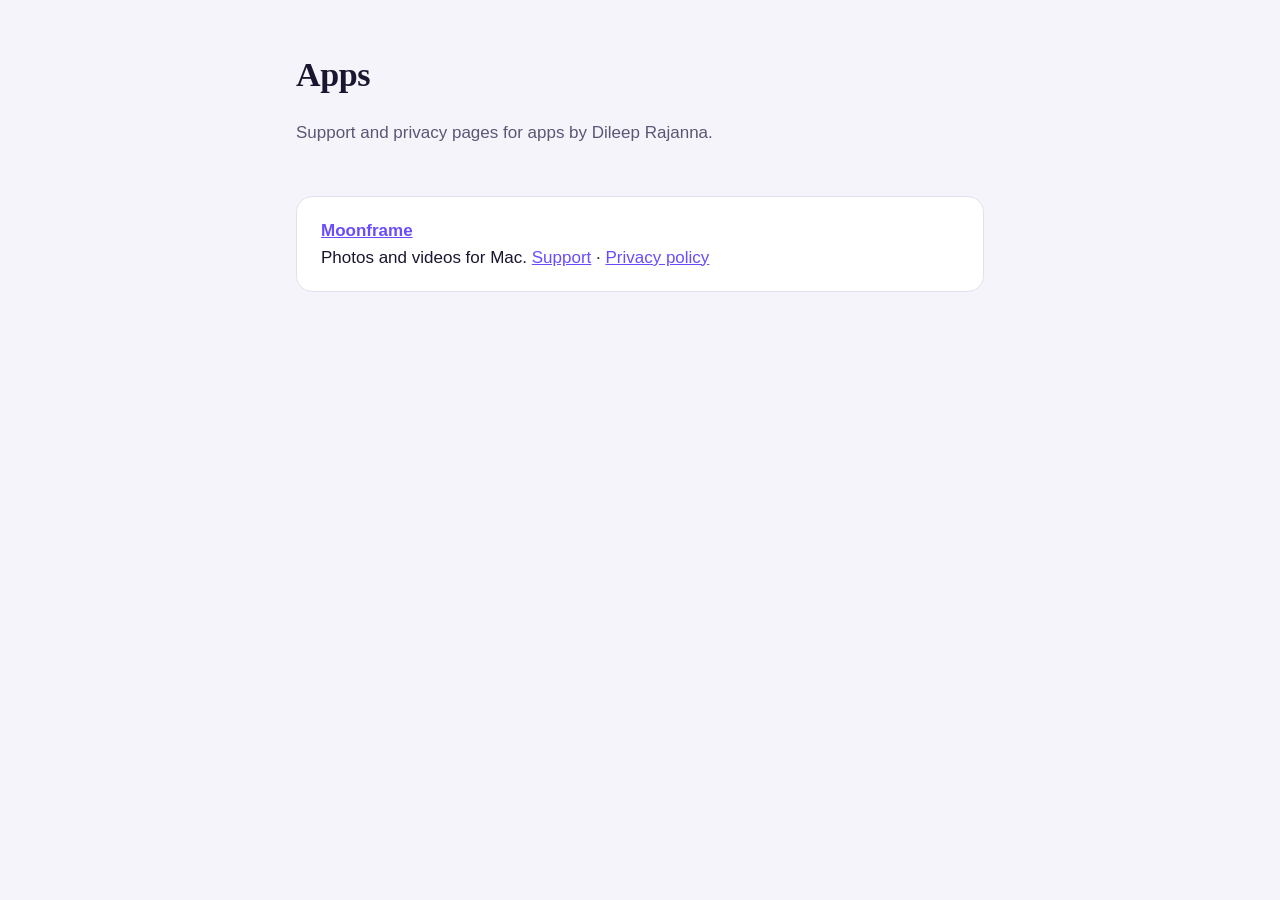
<file: index.html>
<!doctype html>
<html lang="en">
<head>
<meta charset="utf-8">
<meta name="viewport" content="width=device-width, initial-scale=1">
<title>Dileep Rajanna Apps</title>
<link rel="stylesheet" href="style.css">
</head>
<body>
<main>
  <header><div><h1>Apps</h1><p class="muted">Support and privacy pages for apps by Dileep Rajanna.</p></div></header>
  <div class="card"><strong><a href="moonframe/">Moonframe</a></strong><br>Photos and videos for Mac. <a href="moonframe/support.html">Support</a> · <a href="moonframe/privacy.html">Privacy policy</a></div>
</main>
</body>
</html>
</file>
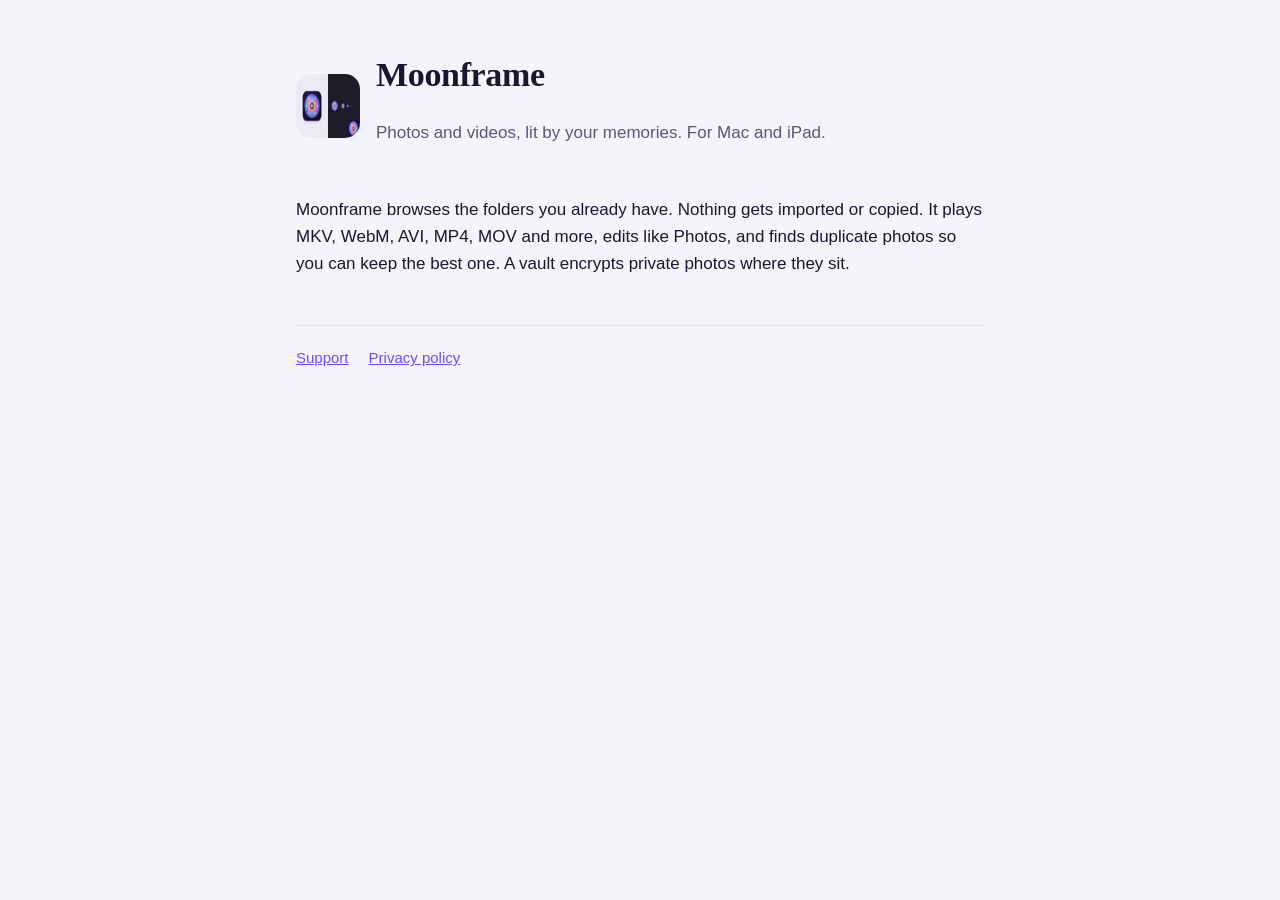
<file: moonframe/index.html>
<!doctype html>
<html lang="en">
<head>
<meta charset="utf-8">
<meta name="viewport" content="width=device-width, initial-scale=1">
<title>Moonframe</title>
<link rel="stylesheet" href="style.css">
</head>
<body>
<main>
  <header><img src="icon.png" alt=""><div><h1>Moonframe</h1><p class="muted">Photos and videos, lit by your memories. For Mac and iPad.</p></div></header>
  <p>Moonframe browses the folders you already have. Nothing gets imported or copied. It plays MKV, WebM, AVI, MP4, MOV and more, edits like Photos, and finds duplicate photos so you can keep the best one. A vault encrypts private photos where they sit.</p>
  <nav><a href="support.html">Support</a><a href="privacy.html">Privacy policy</a></nav>
</main>
</body>
</html>
</file>
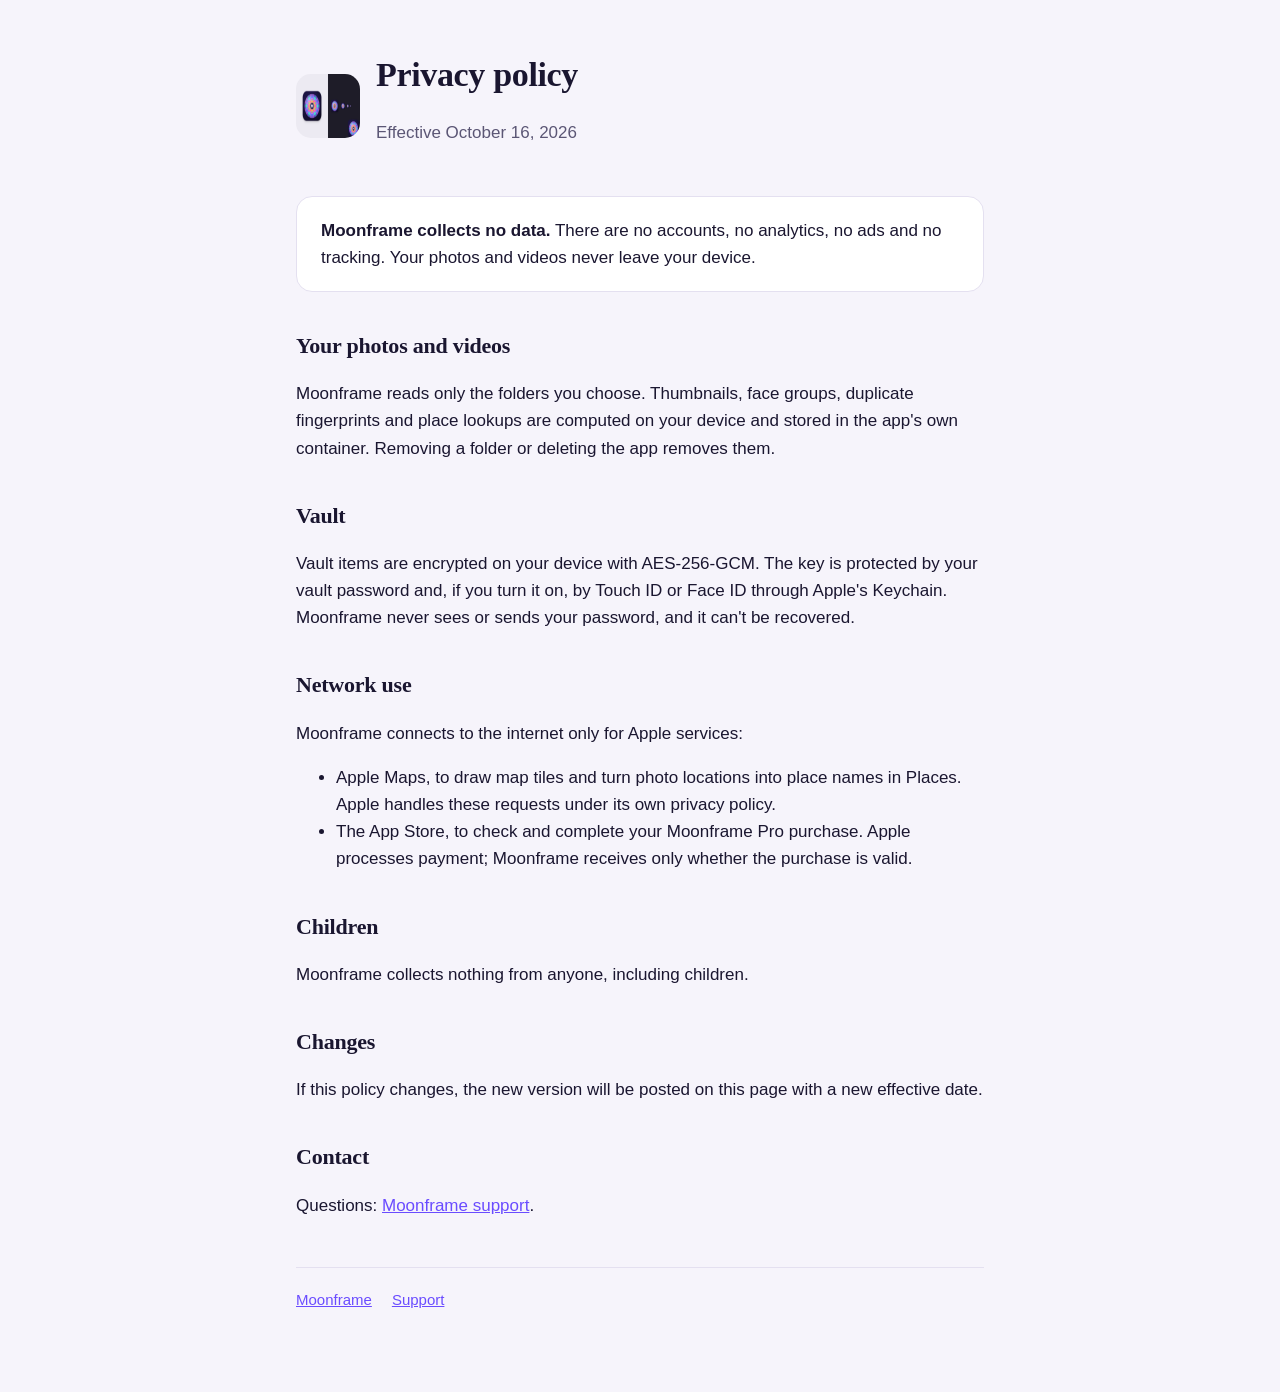
<file: moonframe/privacy.html>
<!doctype html>
<html lang="en">
<head>
<meta charset="utf-8">
<meta name="viewport" content="width=device-width, initial-scale=1">
<title>Moonframe Privacy</title>
<link rel="stylesheet" href="style.css">
</head>
<body>
<main>
  <header><img src="icon.png" alt=""><div><h1>Privacy policy</h1><p class="muted">Effective October 16, 2026</p></div></header>

  <div class="card"><strong>Moonframe collects no data.</strong> There are no accounts, no analytics, no ads and no tracking. Your photos and videos never leave your device.</div>

  <h2>Your photos and videos</h2>
  <p>Moonframe reads only the folders you choose. Thumbnails, face groups, duplicate fingerprints and place lookups are computed on your device and stored in the app's own container. Removing a folder or deleting the app removes them.</p>

  <h2>Vault</h2>
  <p>Vault items are encrypted on your device with AES-256-GCM. The key is protected by your vault password and, if you turn it on, by Touch ID or Face ID through Apple's Keychain. Moonframe never sees or sends your password, and it can't be recovered.</p>

  <h2>Network use</h2>
  <p>Moonframe connects to the internet only for Apple services:</p>
  <ul>
    <li>Apple Maps, to draw map tiles and turn photo locations into place names in Places. Apple handles these requests under its own privacy policy.</li>
    <li>The App Store, to check and complete your Moonframe Pro purchase. Apple processes payment; Moonframe receives only whether the purchase is valid.</li>
  </ul>

  <h2>Children</h2>
  <p>Moonframe collects nothing from anyone, including children.</p>

  <h2>Changes</h2>
  <p>If this policy changes, the new version will be posted on this page with a new effective date.</p>

  <h2>Contact</h2>
  <p>Questions: <a href="support.html">Moonframe support</a>.</p>

  <nav><a href="index.html">Moonframe</a><a href="support.html">Support</a></nav>
</main>
</body>
</html>
</file>
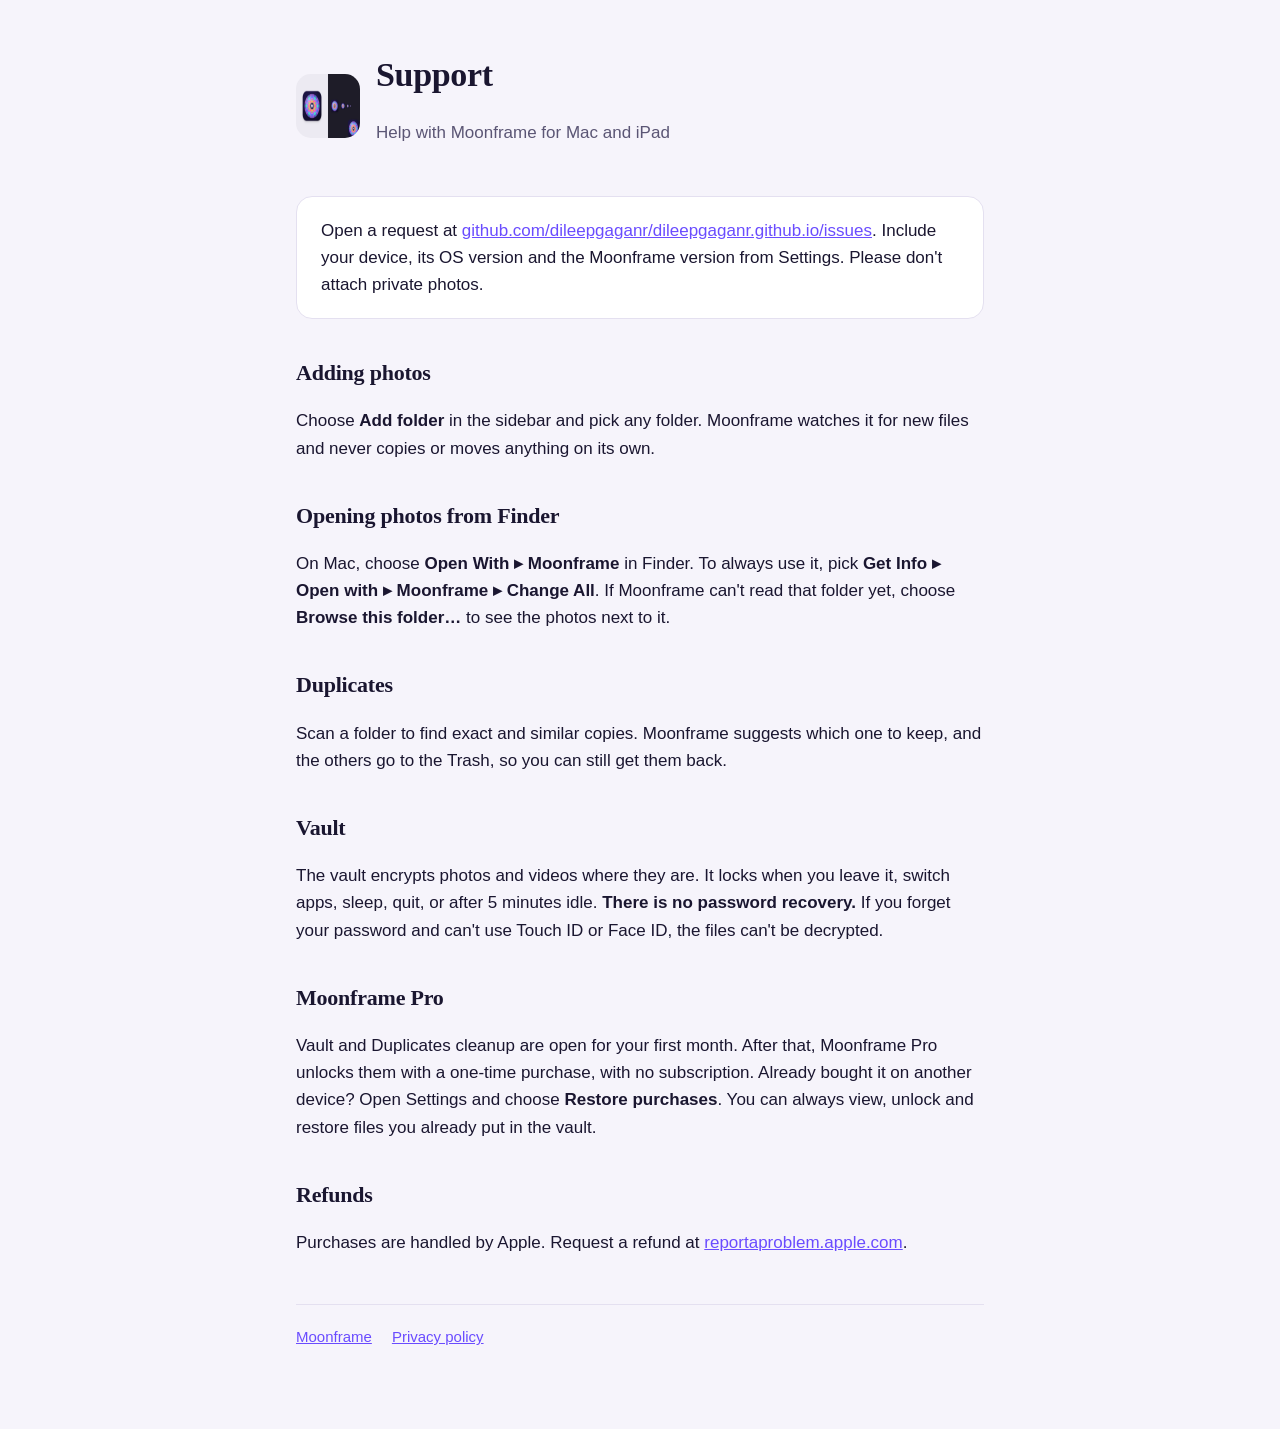
<file: moonframe/support.html>
<!doctype html>
<html lang="en">
<head>
<meta charset="utf-8">
<meta name="viewport" content="width=device-width, initial-scale=1">
<title>Moonframe Support</title>
<link rel="stylesheet" href="style.css">
</head>
<body>
<main>
  <header><img src="icon.png" alt=""><div><h1>Support</h1><p class="muted">Help with Moonframe for Mac and iPad</p></div></header>

  <div class="card">Open a request at <a href="https://github.com/dileepgaganr/dileepgaganr.github.io/issues/new?title=Moonframe%3A%20">github.com/dileepgaganr/dileepgaganr.github.io/issues</a>. Include your device, its OS version and the Moonframe version from Settings. Please don't attach private photos.</div>

  <h2>Adding photos</h2>
  <p>Choose <strong>Add folder</strong> in the sidebar and pick any folder. Moonframe watches it for new files and never copies or moves anything on its own.</p>

  <h2>Opening photos from Finder</h2>
  <p>On Mac, choose <strong>Open With ▸ Moonframe</strong> in Finder. To always use it, pick <strong>Get Info ▸ Open with ▸ Moonframe ▸ Change All</strong>. If Moonframe can't read that folder yet, choose <strong>Browse this folder…</strong> to see the photos next to it.</p>

  <h2>Duplicates</h2>
  <p>Scan a folder to find exact and similar copies. Moonframe suggests which one to keep, and the others go to the Trash, so you can still get them back.</p>

  <h2>Vault</h2>
  <p>The vault encrypts photos and videos where they are. It locks when you leave it, switch apps, sleep, quit, or after 5 minutes idle. <strong>There is no password recovery.</strong> If you forget your password and can't use Touch ID or Face ID, the files can't be decrypted.</p>

  <h2>Moonframe Pro</h2>
  <p>Vault and Duplicates cleanup are open for your first month. After that, Moonframe Pro unlocks them with a one-time purchase, with no subscription. Already bought it on another device? Open Settings and choose <strong>Restore purchases</strong>. You can always view, unlock and restore files you already put in the vault.</p>

  <h2>Refunds</h2>
  <p>Purchases are handled by Apple. Request a refund at <a href="https://reportaproblem.apple.com">reportaproblem.apple.com</a>.</p>

  <nav><a href="index.html">Moonframe</a><a href="privacy.html">Privacy policy</a></nav>
</main>
</body>
</html>
</file>
<file: style.css>
:root { --bg: #F6F4FB; --fg: #1A1630; --muted: #5B5675; --iris: #6A4CFF; --card: #FFFFFF; --line: #E4E0F0; }
@media (prefers-color-scheme: dark) { :root { --bg: #0E0B1F; --fg: #F2F0FA; --muted: #A9A3C4; --iris: #8E78FF; --card: #18142E; --line: #2A2447; } }
* { box-sizing: border-box; }
body { margin: 0; background: var(--bg); color: var(--fg); font: 17px/1.6 -apple-system, BlinkMacSystemFont, "Helvetica Neue", sans-serif; }
main { max-width: 720px; margin: 0 auto; padding: 48px 16px 80px; }
header { display: flex; align-items: center; gap: 16px; margin-bottom: 32px; }
header img { width: 64px; height: 64px; border-radius: 15px; }
h1, h2 { font-family: "New York", ui-serif, Georgia, serif; letter-spacing: -0.01em; }
h1 { font-size: 34px; margin: 0; }
h2 { font-size: 22px; margin: 36px 0 8px; }
p, li { color: var(--fg); }
.muted { color: var(--muted); }
a { color: var(--iris); }
nav { display: flex; gap: 20px; margin-top: 48px; padding-top: 20px; border-top: 1px solid var(--line); font-size: 15px; }
.card { background: var(--card); border: 1px solid var(--line); border-radius: 16px; padding: 20px 24px; margin: 16px 0; }
</file>
<file: moonframe/style.css>
:root { --bg: #F6F4FB; --fg: #1A1630; --muted: #5B5675; --iris: #6A4CFF; --card: #FFFFFF; --line: #E4E0F0; }
@media (prefers-color-scheme: dark) { :root { --bg: #0E0B1F; --fg: #F2F0FA; --muted: #A9A3C4; --iris: #8E78FF; --card: #18142E; --line: #2A2447; } }
* { box-sizing: border-box; }
body { margin: 0; background: var(--bg); color: var(--fg); font: 17px/1.6 -apple-system, BlinkMacSystemFont, "Helvetica Neue", sans-serif; }
main { max-width: 720px; margin: 0 auto; padding: 48px 16px 80px; }
header { display: flex; align-items: center; gap: 16px; margin-bottom: 32px; }
header img { width: 64px; height: 64px; border-radius: 15px; }
h1, h2 { font-family: "New York", ui-serif, Georgia, serif; letter-spacing: -0.01em; }
h1 { font-size: 34px; margin: 0; }
h2 { font-size: 22px; margin: 36px 0 8px; }
p, li { color: var(--fg); }
.muted { color: var(--muted); }
a { color: var(--iris); }
nav { display: flex; gap: 20px; margin-top: 48px; padding-top: 20px; border-top: 1px solid var(--line); font-size: 15px; }
.card { background: var(--card); border: 1px solid var(--line); border-radius: 16px; padding: 20px 24px; margin: 16px 0; }
</file>
